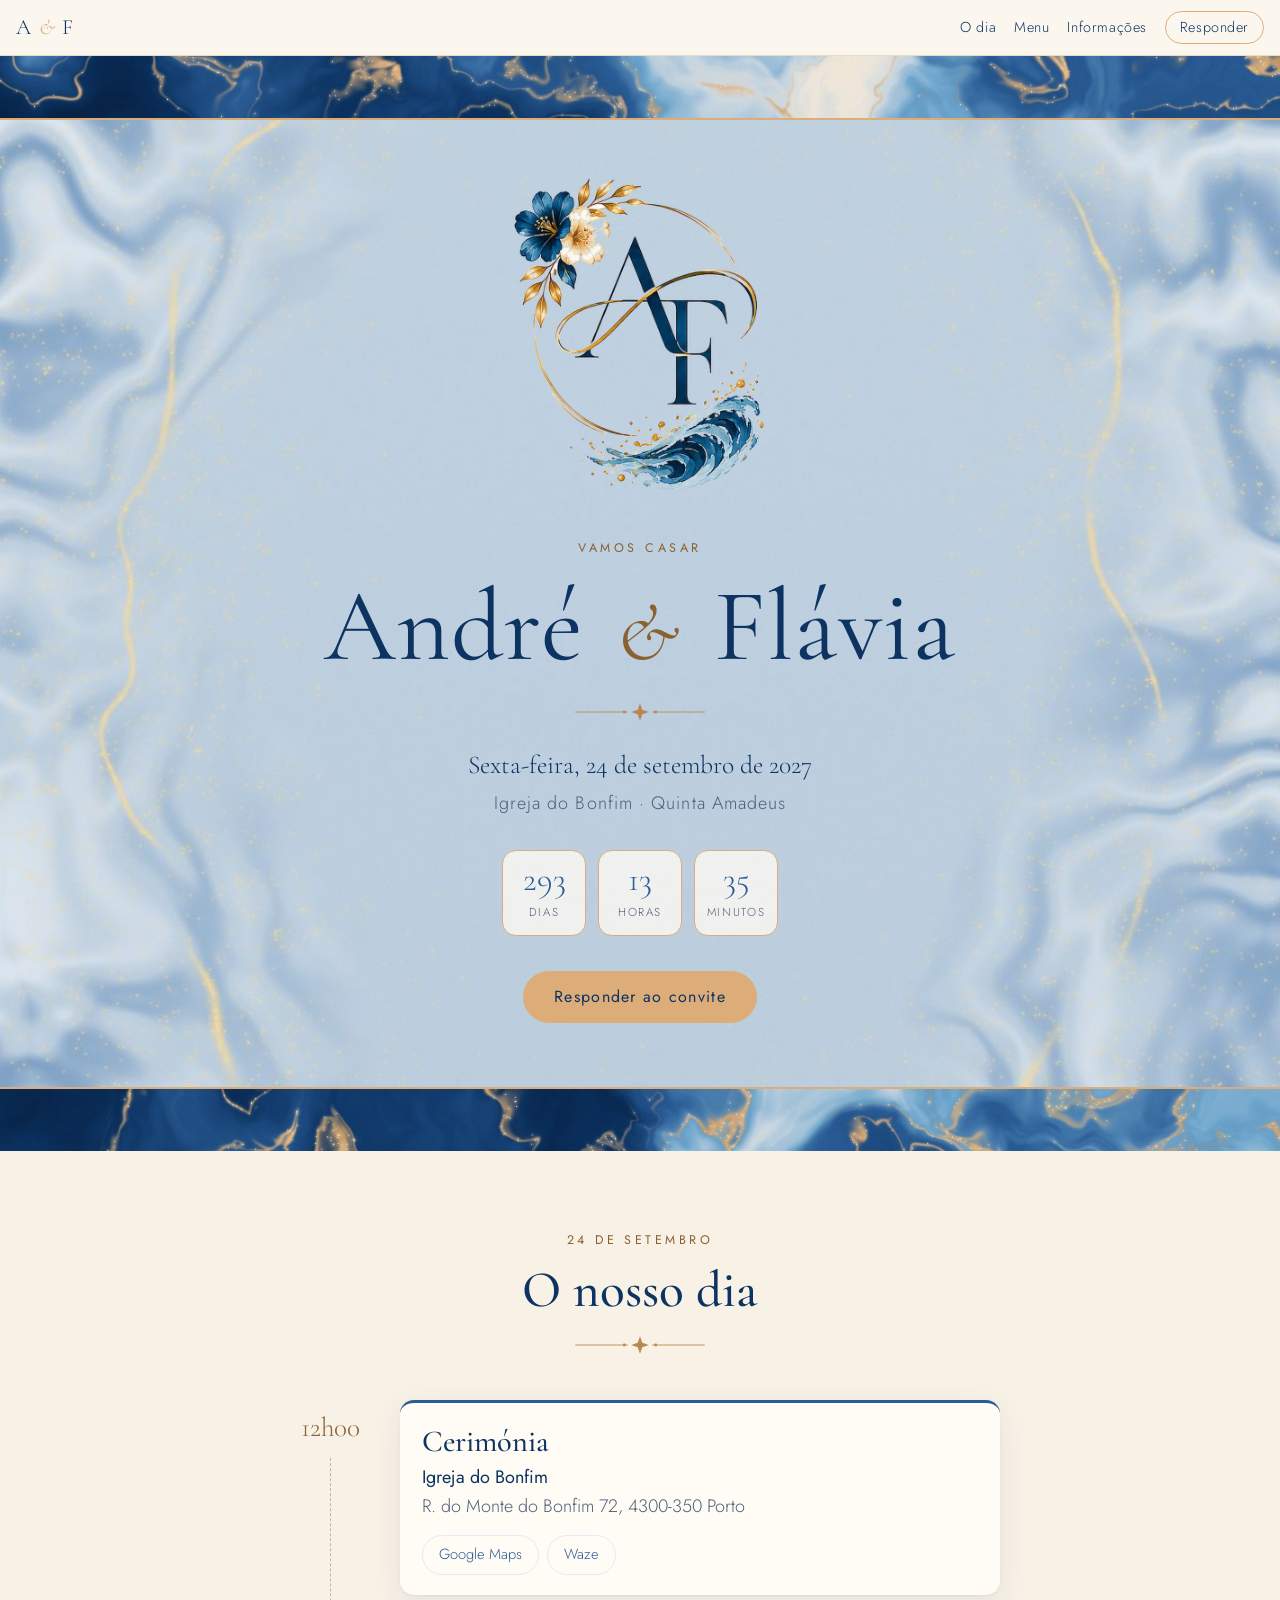
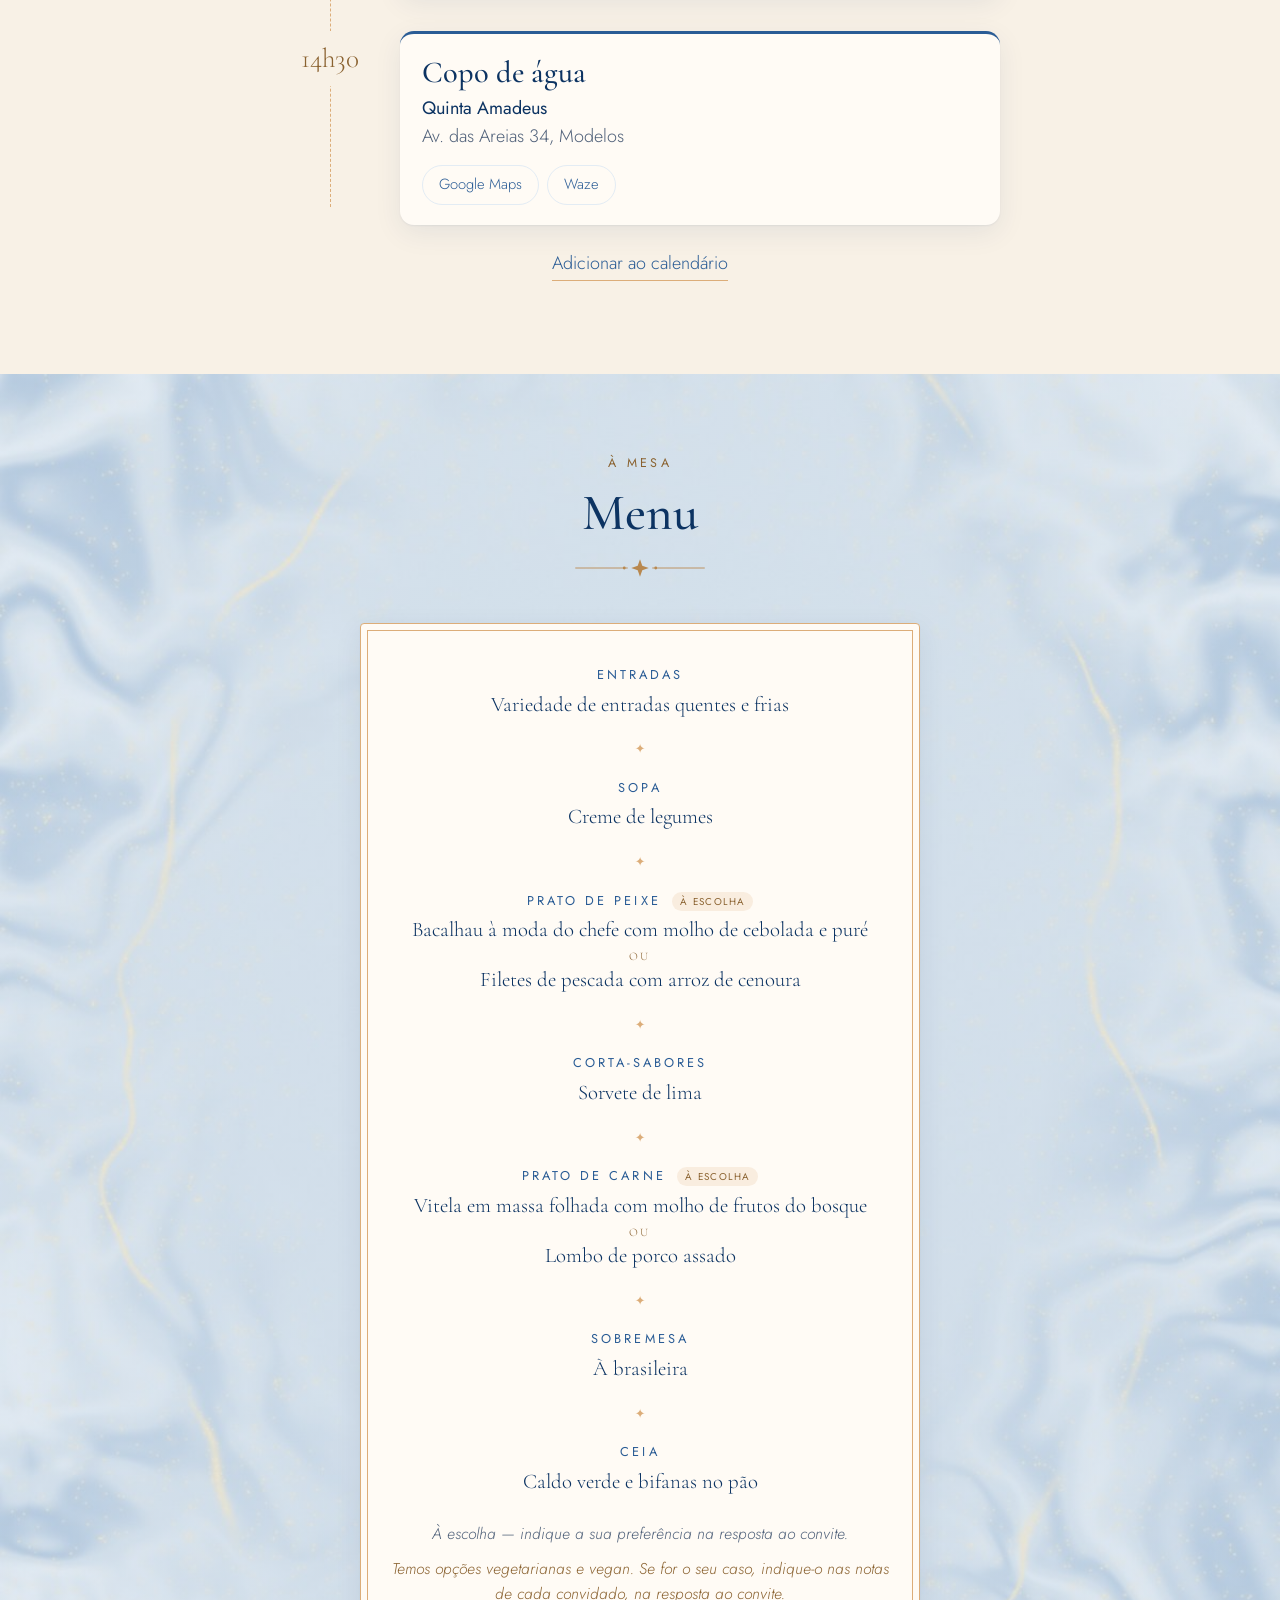
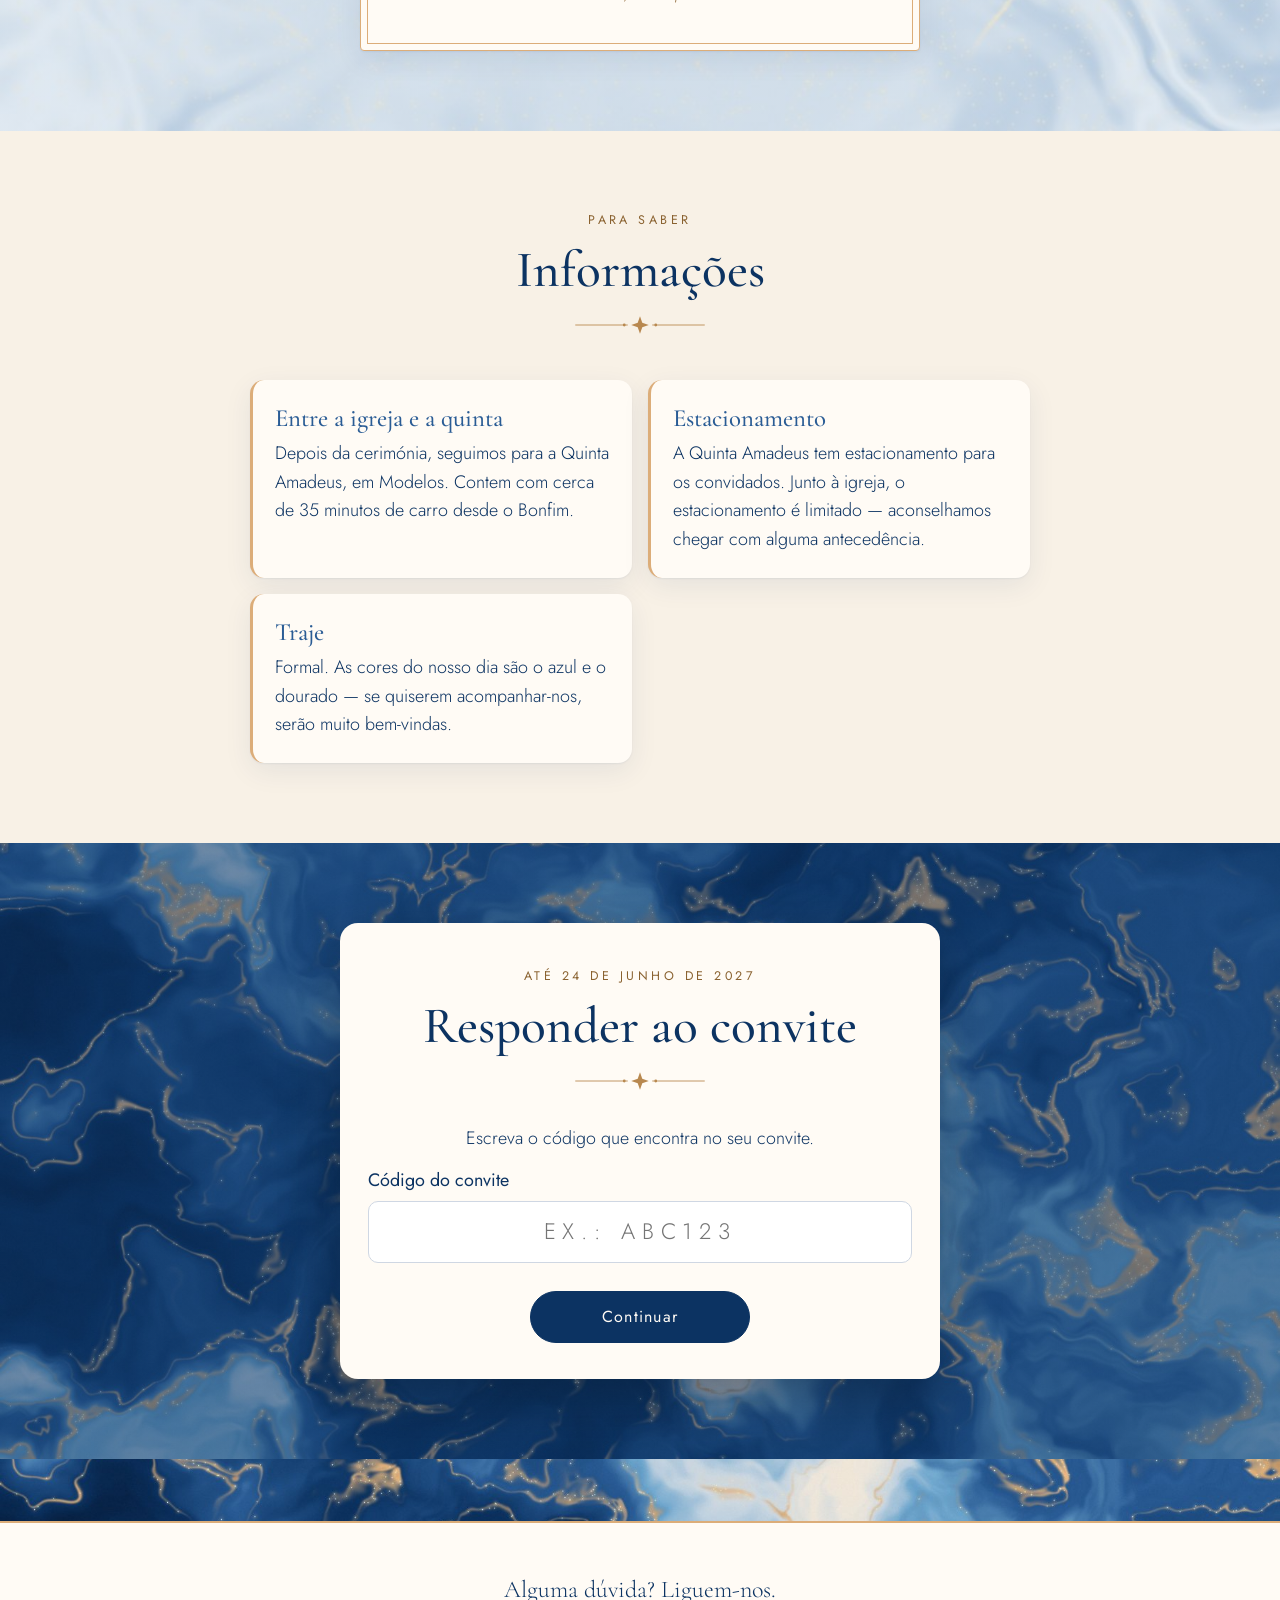
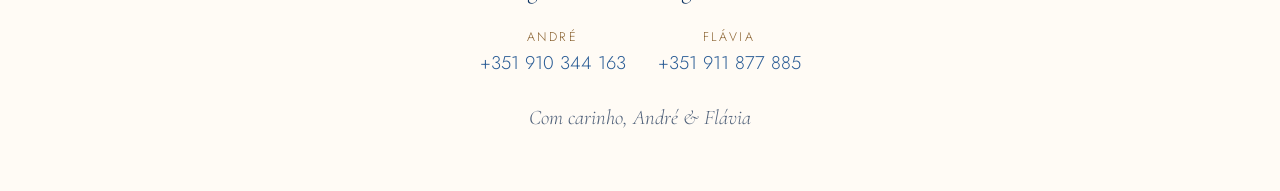
<file: site/index.html>
<!doctype html>
<html lang="pt-PT">
<head>
  <meta charset="utf-8">
  <meta name="viewport" content="width=device-width, initial-scale=1">
  <title>André & Flávia · 24.09.2027</title>
  <meta name="description" content="Casamento de André e Flávia — 24 de setembro de 2027. Toda a informação e a resposta ao convite.">
  <meta name="robots" content="noindex">
  <meta name="theme-color" content="#0C3362">
  <meta property="og:title" content="André & Flávia · 24.09.2027">
  <meta property="og:description" content="Vamos casar! Toda a informação sobre o nosso dia e a resposta ao convite.">
  <meta property="og:type" content="website">
  <meta property="og:url" content="https://andrediegues.github.io/wedding-invitation-platform/">
  <meta property="og:image" content="https://andrediegues.github.io/wedding-invitation-platform/assets/og.jpg">
  <meta property="og:image:width" content="1200">
  <meta property="og:image:height" content="630">
  <meta property="og:image:alt" content="Monograma A F com flores e onda, e o texto André &amp; Flávia, 24 de setembro de 2027">
  <meta property="og:locale" content="pt_PT">
  <meta name="twitter:card" content="summary_large_image">
  <link rel="icon" href="assets/favicon.svg" type="image/svg+xml">
  <link rel="preconnect" href="https://fonts.googleapis.com">
  <link rel="preconnect" href="https://fonts.gstatic.com" crossorigin>
  <link href="https://fonts.googleapis.com/css2?family=Cormorant+Garamond:ital,wght@0,400;0,500;0,600;1,400;1,500&family=Jost:wght@300;400;500&display=swap" rel="stylesheet">
  <link rel="stylesheet" href="styles.css?v=dev">
  <script src="config.js?v=dev"></script>
  <script type="module" src="app.js?v=dev"></script>
</head>
<body>
  <a class="skip" href="#rsvp">Saltar para a resposta ao convite</a>

  <header class="topbar" id="topbar">
    <a class="topbar__mark" href="#top" aria-label="Início">A <span>&amp;</span> F</a>
    <nav aria-label="Secções">
      <a href="#dia">O dia</a>
      <a href="#menu">Menu</a>
      <a href="#info">Informações</a>
      <a href="#rsvp" class="topbar__cta">Responder</a>
    </nav>
  </header>

  <main id="top">
    <section class="hero">
      <div class="frieze" aria-hidden="true"></div>
      <div class="hero__inner">
        <div class="hero__mono" data-monogram></div>
        <p class="hero__greeting" id="greeting" hidden></p>
        <p class="kicker">Vamos casar</p>
        <h1 class="hero__names" id="names">André <span class="amp">&amp;</span> Flávia</h1>
        <div class="sprig-wrap" data-sprig></div>
        <p class="hero__date" id="hero-date"></p>
        <p class="hero__place" id="hero-place"></p>
        <div class="countdown" id="countdown" aria-label="Contagem decrescente"></div>
        <a class="button button--gold" href="#rsvp">Responder ao convite</a>
      </div>
      <div class="frieze frieze--bottom" aria-hidden="true"></div>
    </section>

    <section class="section" id="dia" aria-labelledby="dia-title">
      <div class="section__head">
        <p class="kicker">24 de setembro</p>
        <h2 id="dia-title">O nosso dia</h2>
        <div class="sprig-wrap" data-sprig></div>
      </div>
      <ol class="timeline" id="events"></ol>
      <p class="center"><a class="link-button" id="ics" href="#" download="andre-flavia-casamento.ics">Adicionar ao calendário</a></p>
    </section>

    <section class="section section--tinted" id="menu" aria-labelledby="menu-title">
      <div class="section__head">
        <p class="kicker">À mesa</p>
        <h2 id="menu-title">Menu</h2>
        <div class="sprig-wrap" data-sprig></div>
      </div>
      <div class="menu-card" id="menu-card"></div>
    </section>

    <section class="section" id="info" aria-labelledby="info-title">
      <div class="section__head">
        <p class="kicker">Para saber</p>
        <h2 id="info-title">Informações</h2>
        <div class="sprig-wrap" data-sprig></div>
      </div>
      <div class="info-grid" id="info-grid"></div>
    </section>

    <section class="section section--rsvp" id="rsvp" aria-labelledby="rsvp-title">
      <div class="rsvp-card">
        <div class="section__head">
          <p class="kicker" id="rsvp-kicker"></p>
          <h2 id="rsvp-title">Responder ao convite</h2>
          <div class="sprig-wrap" data-sprig></div>
        </div>
        <div id="rsvp-body" aria-live="polite"></div>
      </div>
    </section>
  </main>

  <footer class="footer">
    <div class="frieze" aria-hidden="true"></div>
    <div class="footer__inner">
      <p class="footer__lead">Alguma dúvida? Liguem-nos.</p>
      <ul class="contacts" id="contacts"></ul>
      <p class="footer__sign">Com carinho, <span id="footer-names">André &amp; Flávia</span></p>
    </div>
  </footer>
</body>
</html>
</file>
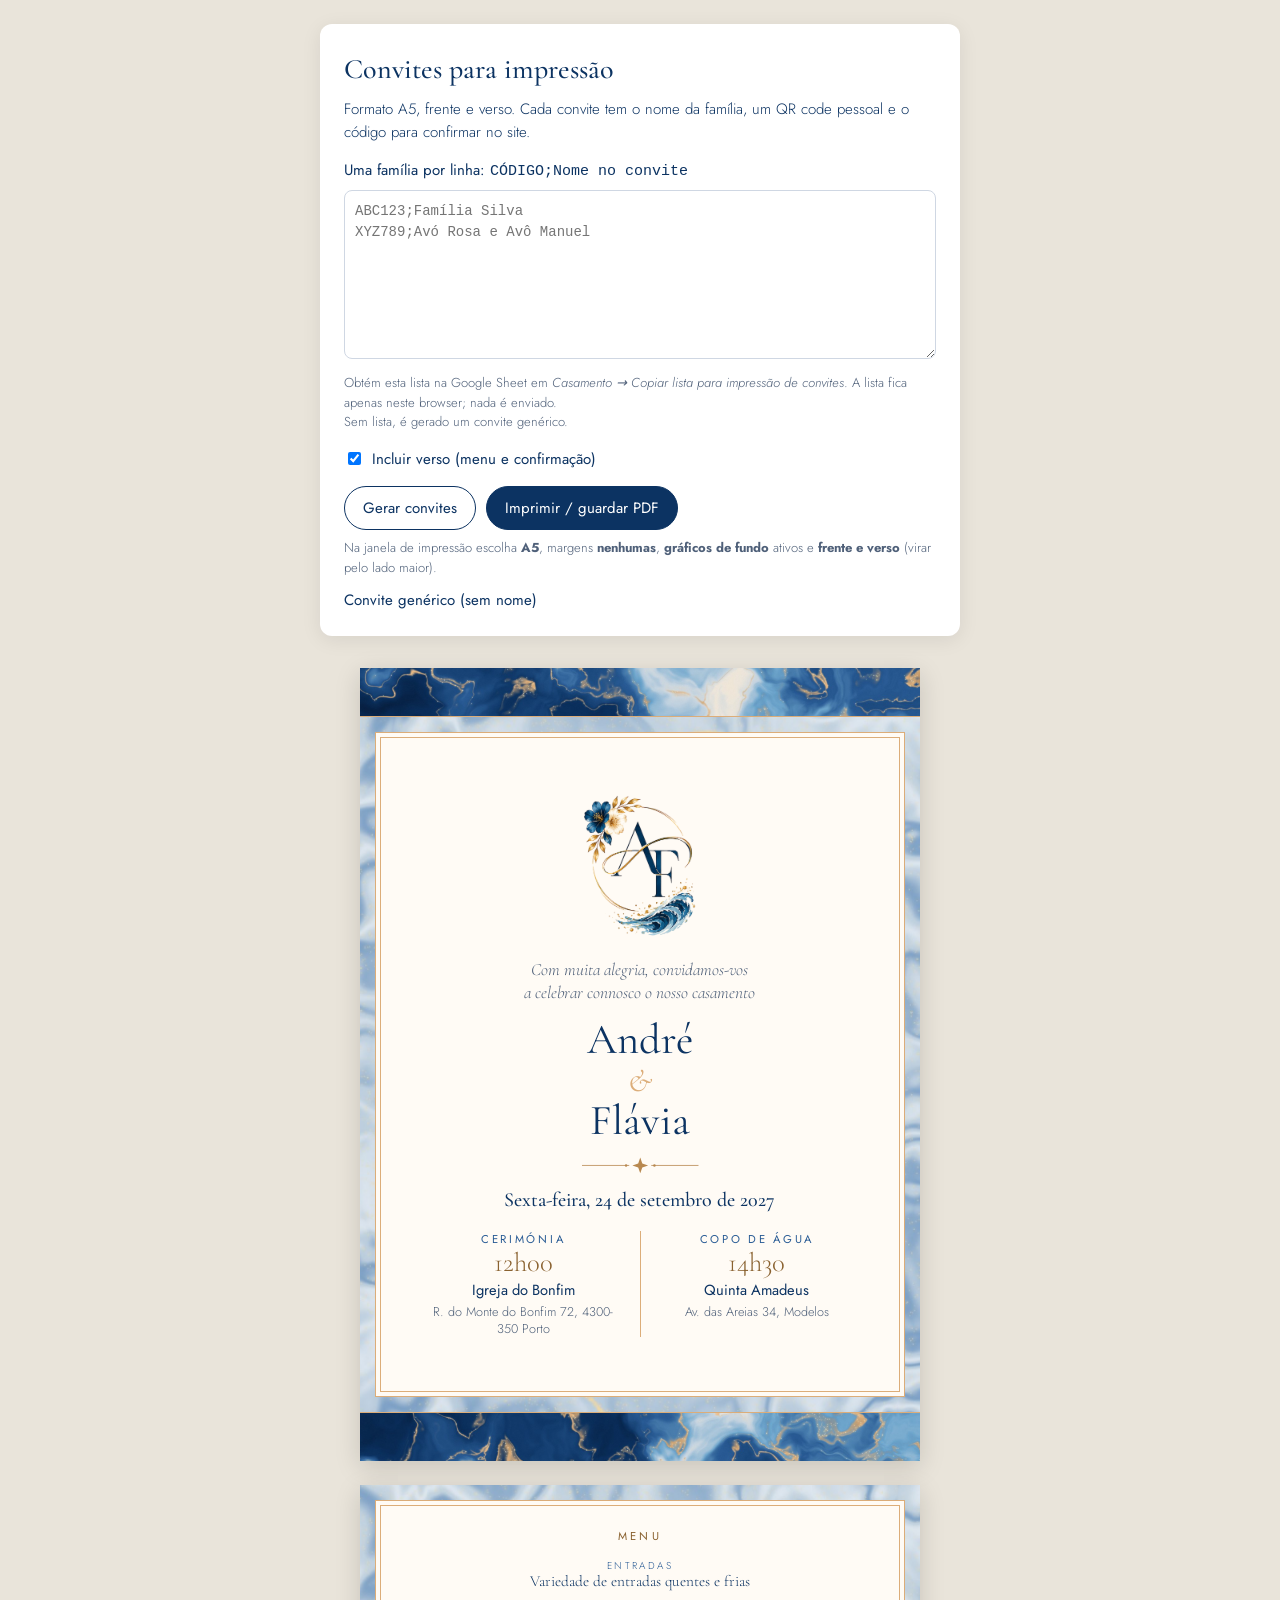
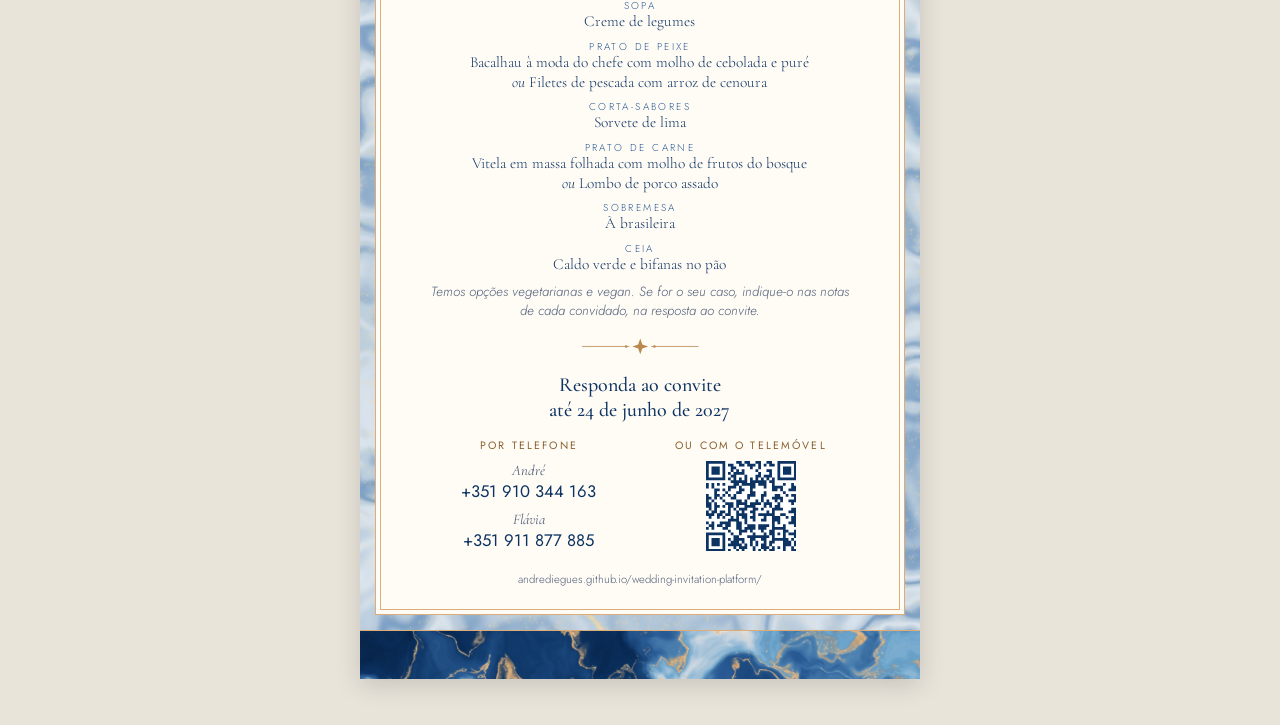
<file: site/invite.html>
<!doctype html>
<html lang="pt-PT">
<head>
  <meta charset="utf-8">
  <meta name="viewport" content="width=device-width, initial-scale=1">
  <title>Convites para impressão</title>
  <meta name="robots" content="noindex">
  <link rel="icon" href="assets/favicon.svg" type="image/svg+xml">
  <link rel="preconnect" href="https://fonts.googleapis.com">
  <link rel="preconnect" href="https://fonts.gstatic.com" crossorigin>
  <link href="https://fonts.googleapis.com/css2?family=Cormorant+Garamond:ital,wght@0,400;0,500;0,600;1,400;1,500&family=Jost:wght@300;400;500&display=swap" rel="stylesheet">
  <link rel="stylesheet" href="invite.css?v=dev">
  <script src="config.js?v=dev"></script>
  <script type="module" src="invite.js?v=dev"></script>
</head>
<body>
  <aside class="panel" aria-label="Opções de impressão">
    <h1>Convites para impressão</h1>
    <p>Formato A5, frente e verso. Cada convite tem o nome da família, um QR code pessoal e o código para confirmar no site.</p>
    <label for="households">Uma família por linha: <code>CÓDIGO;Nome no convite</code></label>
    <textarea id="households" rows="7" spellcheck="false" placeholder="ABC123;Família Silva&#10;XYZ789;Avó Rosa e Avô Manuel"></textarea>
    <p class="panel__hint">Obtém esta lista na Google Sheet em <em>Casamento → Copiar lista para impressão de convites</em>. A lista fica apenas neste browser; nada é enviado.<br>Sem lista, é gerado um convite genérico.</p>
    <label class="panel__check"><input type="checkbox" id="with-back" checked> Incluir verso (menu e confirmação)</label>
    <div class="panel__actions">
      <button type="button" id="generate">Gerar convites</button>
      <button type="button" id="print" class="primary">Imprimir / guardar PDF</button>
    </div>
    <p class="panel__hint">Na janela de impressão escolha <strong>A5</strong>, margens <strong>nenhumas</strong>, <strong>gráficos de fundo</strong> ativos e <strong>frente e verso</strong> (virar pelo lado maior).</p>
    <p class="panel__count" id="count"></p>
  </aside>

  <main id="sheets" class="sheets"></main>
</body>
</html>
</file>
<file: site/styles.css>
/* ------------------------------------------------------------------ tokens */
:root {
  --ink: #0c3362;
  --blue: #2a5c95;
  --blue-soft: #e3ecf4;
  --gold: #dcad79;
  --gold-deep: #8a6230;
  --gold-soft: #eedcc0;
  --cream: #f8f1e6;
  --paper: #fffbf5;
  --muted: #4f6079;
  --danger: #9b2c2c;
  --radius: 14px;
  --serif: "Cormorant Garamond", "Times New Roman", serif;
  --sans: "Jost", system-ui, -apple-system, "Segoe UI", sans-serif;
  --shadow: 0 1px 2px rgba(12, 51, 98, .06), 0 8px 28px rgba(12, 51, 98, .08);
}

*, *::before, *::after { box-sizing: border-box; }

html { scroll-behavior: smooth; scroll-padding-top: 64px; }
@media (prefers-reduced-motion: reduce) { html { scroll-behavior: auto; } }

body {
  margin: 0;
  background: var(--cream);
  color: var(--ink);
  font-family: var(--sans);
  font-weight: 300;
  font-size: 18px;
  line-height: 1.6;
  -webkit-font-smoothing: antialiased;
}

h1, h2, h3 { font-family: var(--serif); font-weight: 500; line-height: 1.15; margin: 0; }
p { margin: 0 0 .75em; }
a { color: var(--blue); }
strong { font-weight: 500; }

.skip { position: absolute; left: -9999px; }
.skip:focus { left: 16px; top: 16px; z-index: 100; background: var(--paper); padding: 8px 12px; }

:focus-visible { outline: 2px solid var(--gold); outline-offset: 3px; }

.center { text-align: center; }

.kicker {
  font-family: var(--sans);
  text-transform: uppercase;
  letter-spacing: .28em;
  font-size: .78rem;
  font-weight: 400;
  color: var(--gold-deep);
  margin-bottom: .6rem;
}

.sprig-wrap { color: #b8884f; display: flex; justify-content: center; margin: .9rem 0 0; }
.sprig { width: 140px; height: 22px; }

/* ------------------------------------------------------------------ top bar */
.topbar {
  position: sticky; top: 0; z-index: 20;
  display: flex; align-items: center; justify-content: space-between;
  gap: 12px;
  padding: 10px 16px;
  background: rgba(251, 247, 239, .92);
  backdrop-filter: blur(8px);
  -webkit-backdrop-filter: blur(8px);
  border-bottom: 1px solid rgba(176, 138, 62, .25);
}
.topbar__mark {
  font-family: var(--serif); font-size: 1.35rem; color: var(--ink);
  text-decoration: none; letter-spacing: .06em; white-space: nowrap;
}
.topbar__mark span { color: var(--gold); font-style: italic; }
.topbar nav { display: flex; align-items: center; gap: 18px; }
.topbar nav a {
  color: var(--ink); text-decoration: none; font-size: .9rem; letter-spacing: .04em;
}
.topbar nav a:hover { color: var(--blue); }
.topbar__cta {
  border: 1px solid var(--gold); border-radius: 999px; padding: 4px 14px;
}
@media (max-width: 560px) {
  .topbar nav a:not(.topbar__cta) { display: none; }
}

/* ------------------------------------------------------------------ azulejo frieze */
.frieze {
  height: 64px;
  background: var(--ink) url("assets/marble.jpg") center / cover;
  border-bottom: 2px solid var(--gold);
}
.frieze--bottom { border-bottom: 0; border-top: 2px solid var(--gold); background-position: center 70%; }

/* ------------------------------------------------------------------ hero */
.hero {
  background: #c3d3e0 url("assets/silk.jpg") center / cover;
  text-align: center;
}
.hero__inner { padding: 48px 16px 64px; max-width: 760px; margin: 0 auto; }
.hero__mono { width: 230px; margin: 0 auto 14px; }
.monogram { display: block; width: 100%; height: auto; overflow: visible; }
@media (min-width: 720px) { .hero__mono { width: 270px; } }
.hero__greeting {
  font-family: var(--serif); font-style: italic; font-size: 1.5rem; color: var(--blue);
  margin-bottom: 1.25rem;
}
.hero__names {
  font-size: clamp(3.2rem, 13vw, 6.4rem);
  font-weight: 400;
  letter-spacing: .01em;
  color: var(--ink);
}
.hero__names .amp { display: block; font-style: italic; color: var(--gold-deep); font-size: .6em; line-height: 1.1; }
@media (min-width: 720px) {
  .hero__names .amp { display: inline; font-size: .8em; padding: 0 .1em; }
}
.hero__date {
  font-family: var(--serif); font-size: 1.6rem; margin: 1.4rem 0 .2rem;
}
.hero__place { color: var(--muted); letter-spacing: .06em; }

.countdown { display: flex; justify-content: center; gap: 12px; margin: 2rem 0 2.2rem; min-height: 86px; }
.countdown > div {
  min-width: 84px; padding: 12px 8px 10px;
  border: 1px solid var(--gold); border-radius: var(--radius);
  background: rgba(255, 251, 245, .78);
}
.countdown span { display: block; font-family: var(--serif); font-size: 2.1rem; line-height: 1; color: var(--blue); }
.countdown small { font-size: .72rem; letter-spacing: .14em; text-transform: uppercase; color: var(--muted); }
.countdown__done { font-family: var(--serif); font-size: 1.6rem; color: var(--blue); }

/* ------------------------------------------------------------------ buttons */
.button {
  display: inline-flex; align-items: center; justify-content: center;
  min-height: 52px; padding: 0 30px;
  border: 1px solid var(--ink); border-radius: 999px;
  background: var(--ink); color: var(--paper);
  font: 400 1rem/1 var(--sans); letter-spacing: .08em;
  text-decoration: none; cursor: pointer;
  transition: background .2s, color .2s, transform .2s;
}
.button:hover { background: var(--blue); border-color: var(--blue); }
.button:disabled { opacity: .6; cursor: progress; }
.button--gold { background: var(--gold); border-color: var(--gold); color: var(--ink); }
.button--gold:hover { background: #cf9b62; border-color: #cf9b62; }
.button--ghost { background: transparent; color: var(--ink); }
.button--ghost:hover { background: var(--ink); color: var(--paper); }

.link-button {
  display: inline-block; margin-top: 1.5rem; color: var(--blue);
  text-decoration: none; border-bottom: 1px solid var(--gold); padding-bottom: 2px;
}
.text-button {
  background: none; border: 0; padding: 4px; color: var(--muted); font: inherit;
  text-decoration: underline; cursor: pointer;
}

.chip {
  display: inline-flex; align-items: center; min-height: 40px; padding: 0 16px;
  border: 1px solid var(--blue-soft); border-radius: 999px; background: var(--paper);
  color: var(--blue); text-decoration: none; font-size: .92rem;
}
.chip:hover { border-color: var(--blue); }

/* ------------------------------------------------------------------ sections */
.section { padding: 80px 16px; }
.section--tinted {
  background:
    linear-gradient(rgba(227, 236, 244, .55), rgba(227, 236, 244, .55)),
    #c3d3e0 url("assets/silk.jpg") center / cover;
}
.section__head { text-align: center; margin-bottom: 2.75rem; }
.section__head h2 { font-size: clamp(2.3rem, 7vw, 3.2rem); }

/* timeline */
.timeline { list-style: none; padding: 0; margin: 0 auto; max-width: 720px; position: relative; }
.timeline::before {
  content: ""; position: absolute; left: 50px; top: 18px; bottom: 18px;
  border-left: 1px dashed var(--gold);
}
.event { display: grid; grid-template-columns: 100px 1fr; gap: 20px; position: relative; padding-bottom: 2.25rem; }
.event:last-child { padding-bottom: 0; }
.event__time {
  position: relative; z-index: 1;
  align-self: start; justify-self: center;
  background: var(--cream); padding: 6px 0;
  font-family: var(--serif); font-size: 1.7rem; color: var(--gold-deep);
}
.event__body {
  background: var(--paper); border-radius: var(--radius); padding: 22px 22px 20px;
  box-shadow: var(--shadow); border-top: 3px solid var(--blue);
}
.event__body h3 { font-size: 1.9rem; }
.event__venue { font-weight: 400; margin: .2rem 0 0; }
.event__address { color: var(--muted); }
.event__links { display: flex; flex-wrap: wrap; gap: 8px; margin-top: .75rem; }
@media (max-width: 520px) {
  .timeline::before { left: 34px; }
  .event { grid-template-columns: 68px 1fr; gap: 12px; }
  .event__time { font-size: 1.35rem; }
  .event__body { padding: 18px 16px; }
}

/* menu */
.menu-card {
  max-width: 560px; margin: 0 auto; text-align: center;
  background: var(--paper);
  padding: 44px 28px;
  border: 1px solid var(--gold);
  outline: 1px solid var(--gold); outline-offset: -8px;
  border-radius: 4px;
  box-shadow: var(--shadow);
}
.badge {
  display: inline-block; font-size: .8rem; letter-spacing: .04em; color: var(--gold-deep);
  background: rgba(176, 138, 62, .1); border-radius: 999px; padding: 4px 14px; margin-bottom: 1.75rem;
}
.course h3 {
  font-family: var(--sans); font-weight: 400; text-transform: uppercase;
  letter-spacing: .24em; font-size: .8rem; color: var(--blue); margin-bottom: .5rem;
}
.course p { font-family: var(--serif); font-size: 1.3rem; line-height: 1.35; margin-bottom: .3rem; }
.course__sep { display: block; color: var(--gold); font-size: .8rem; margin: 1.3rem 0; }

/* info */
.info-grid {
  display: grid; gap: 16px; max-width: 780px; margin: 0 auto;
  grid-template-columns: repeat(auto-fit, minmax(280px, 1fr));
}
.info-card {
  background: var(--paper); border-radius: var(--radius); padding: 24px 22px;
  box-shadow: var(--shadow); border-left: 3px solid var(--gold);
}
.info-card h3 { font-size: 1.55rem; margin-bottom: .4rem; color: var(--blue); }
.info-card p { margin: 0; }

/* ------------------------------------------------------------------ RSVP */
.section--rsvp {
  background:
    linear-gradient(rgba(12, 51, 98, .45), rgba(12, 51, 98, .45)),
    var(--ink) url("assets/marble.jpg") center / cover;
}
.rsvp-card {
  max-width: 600px; margin: 0 auto; background: var(--paper);
  border-radius: 18px; padding: 44px 28px 36px;
  box-shadow: 0 20px 60px rgba(0, 0, 0, .25);
}
.rsvp-card .section__head { margin-bottom: 2rem; }
.lead { font-size: 1.12rem; text-align: center; }

.field { display: block; margin-bottom: 1.25rem; }
.field__label { display: block; font-weight: 400; margin-bottom: .4rem; }
.field__label em { font-style: normal; color: var(--muted); font-weight: 300; }
input, select, textarea {
  width: 100%; font: inherit; font-size: 1.05rem; color: var(--ink);
  background: #fff; border: 1px solid #cfd7e3; border-radius: 10px;
  padding: 12px 14px; min-height: 52px;
}
textarea { resize: vertical; }
input:focus, select:focus, textarea:focus { outline: none; border-color: var(--blue); box-shadow: 0 0 0 3px var(--blue-soft); }
#code-input { text-align: center; letter-spacing: .3em; font-size: 1.4rem; text-transform: uppercase; }

.code-form, .rsvp-form { display: flex; flex-direction: column; }
.code-form .button, .rsvp-form .button { align-self: center; margin-top: .5rem; min-width: 220px; }

.choice { border: 0; padding: 0; margin: .5rem 0 1.5rem; }
.choice legend { margin-bottom: .6rem; }
.choice__option { display: block; margin-bottom: .6rem; cursor: pointer; }
.choice__option input { position: absolute; opacity: 0; width: 1px; height: 1px; }
.choice__option span {
  display: flex; align-items: center; gap: 12px;
  min-height: 56px; padding: 0 18px;
  border: 1px solid #cfd7e3; border-radius: 12px; background: #fff;
  font-size: 1.08rem;
}
.choice__option span::before {
  content: ""; flex: none; width: 22px; height: 22px; border-radius: 50%;
  border: 1.5px solid var(--muted); background: #fff;
}
.choice__option input:checked + span { border-color: var(--blue); background: var(--blue-soft); }
.choice__option input:checked + span::before { border-color: var(--blue); box-shadow: inset 0 0 0 5px #fff; background: var(--blue); }
.choice__option input:focus-visible + span { outline: 2px solid var(--gold); outline-offset: 2px; }

.notice {
  background: rgba(176, 138, 62, .12); border-left: 3px solid var(--gold);
  padding: 12px 14px; border-radius: 6px; font-size: .98rem;
}
.form-error { color: var(--danger); text-align: center; }
.hint { text-align: center; color: var(--muted); font-size: .92rem; margin-top: 1rem; }
.loading { text-align: center; color: var(--muted); font-style: italic; }

.summary { text-align: center; }
.summary__title { font-family: var(--serif); font-size: 2rem; color: var(--blue); margin-bottom: .5rem; }
.summary__line { margin: .3rem 0; }
.summary__line span {
  display: block; font-size: .75rem; letter-spacing: .2em; text-transform: uppercase; color: var(--gold-deep);
}
.summary .button { margin-top: 1.5rem; }

/* ------------------------------------------------------------------ footer */
.footer { background: var(--paper); text-align: center; }
.footer__inner { padding: 48px 16px 56px; }
.footer__lead { font-family: var(--serif); font-size: 1.5rem; }
.contacts { list-style: none; padding: 0; margin: 0 0 1.5rem; display: flex; justify-content: center; flex-wrap: wrap; gap: 8px 32px; }
.contacts li span { display: block; font-size: .78rem; letter-spacing: .2em; text-transform: uppercase; color: var(--gold-deep); }
.contacts a { font-size: 1.15rem; text-decoration: none; }
.footer__sign { font-family: var(--serif); font-style: italic; font-size: 1.3rem; color: var(--muted); margin: 0; }

/* ------------------------------------------------------------------ meal choices & allergies */
.course__choice {
  font-family: var(--sans); font-style: normal; font-size: .62rem; letter-spacing: .14em;
  color: var(--gold-deep); background: rgba(220, 173, 121, .18); border-radius: 999px; padding: 2px 8px; margin-left: 4px;
}
.course__or { font-family: var(--sans); font-size: .72rem !important; letter-spacing: .2em; text-transform: uppercase; color: var(--gold-deep); margin: .1rem 0 !important; }
.menu-note { margin: 1.6rem 0 0; font-style: italic; color: var(--muted); font-size: .98rem; }

.hint--left { text-align: left; margin: 0 0 1rem; }
.guest {
  border: 1px solid var(--gold-soft); border-radius: 12px; background: var(--cream);
  padding: 14px 16px 2px; margin: 0 0 16px;
}
.guest legend {
  font-family: var(--serif); font-size: 1.25rem; color: var(--ink); padding: 0 6px;
}
.guest .field { margin-bottom: 1rem; }
@media (min-width: 560px) {
  .guest { display: grid; grid-template-columns: 1fr 1fr; gap: 0 14px; }
  .guest > legend { grid-column: 1 / -1; }
  .guest > .field:first-of-type, .guest > .field:last-of-type { grid-column: 1 / -1; }
}

.guest-summary { list-style: none; padding: 0; margin: 1rem 0 0; display: grid; gap: 10px; text-align: left; }
.guest-summary li {
  border: 1px solid var(--gold-soft); border-radius: 10px; padding: 10px 14px; background: var(--cream);
  display: flex; flex-direction: column; gap: 2px;
}
.guest-summary strong { font-weight: 500; }
.guest-summary span { color: var(--muted); font-size: .95rem; }
.guest-summary__allergy { color: var(--gold-deep) !important; }
.menu-note--diet { margin-top: .6rem; color: var(--gold-deep); }
.summary__by { color: var(--muted); font-style: italic; margin: -.2rem 0 .8rem; }
</file>
<file: site/invite.css>
:root {
  --ink: #0c3362;
  --blue: #2a5c95;
  --gold: #dcad79;
  --gold-deep: #8a6230;
  --paper: #fffbf5;
  --muted: #4f6079;
  --serif: "Cormorant Garamond", "Times New Roman", serif;
  --sans: "Jost", system-ui, -apple-system, "Segoe UI", sans-serif;
}

* { box-sizing: border-box; }
body {
  margin: 0; background: #e9e4da; color: var(--ink);
  font-family: var(--sans); font-weight: 300;
  -webkit-print-color-adjust: exact; print-color-adjust: exact;
}
p { margin: 0; }

/* ------------------------------------------------------------------ control panel (screen only) */
.panel {
  max-width: 640px; margin: 24px auto; padding: 24px; background: #fff;
  border-radius: 12px; box-shadow: 0 4px 20px rgba(0,0,0,.08); font-size: 15px; line-height: 1.5;
}
.panel h1 { font-family: var(--serif); font-weight: 500; font-size: 28px; margin: 0 0 8px; }
.panel label { display: block; margin: 16px 0 6px; font-weight: 400; }
.panel textarea {
  width: 100%; font: 14px/1.5 ui-monospace, Menlo, monospace; padding: 10px;
  border: 1px solid #cfd7e3; border-radius: 8px;
}
.panel__hint { color: var(--muted); font-size: 13px; margin-top: 8px; }
.panel__check { display: flex !important; gap: 8px; align-items: center; }
.panel__actions { display: flex; flex-wrap: wrap; gap: 10px; margin-top: 16px; }
.panel button {
  font: 400 15px var(--sans); padding: 10px 18px; border-radius: 999px; cursor: pointer;
  border: 1px solid var(--ink); background: #fff; color: var(--ink);
}
.panel button.primary { background: var(--ink); color: #fff; }
.panel__count { margin-top: 12px; font-weight: 400; }

.sheets { display: flex; flex-direction: column; align-items: center; gap: 24px; padding: 8px 16px 48px; }

/* ------------------------------------------------------------------ A5 sheet */
.sheet {
  width: 148mm; height: 210mm; flex: none;
  background: #c3d3e0 url("assets/silk.jpg") center / cover;
  position: relative; overflow: hidden;
  display: flex; flex-direction: column;
  box-shadow: 0 6px 24px rgba(0,0,0,.15);
}
.band {
  height: 13mm; flex: none;
  background: var(--ink) url("assets/marble.jpg") center / cover;
  border-bottom: .5mm solid var(--gold);
}
.band--bottom { border-bottom: 0; border-top: .5mm solid var(--gold); background-position: center 70%; }

.sheet__body {
  flex: 1; display: flex; flex-direction: column; align-items: center; justify-content: center;
  text-align: center; padding: 6mm 13mm;
  margin: 4mm; border: .25mm solid var(--gold); outline: .25mm solid var(--gold); outline-offset: -1.6mm;
  background: #fffbf5;
}

.kicker {
  font-size: 8.5pt; letter-spacing: .3em; text-transform: uppercase; color: var(--gold-deep); font-weight: 400;
  margin-bottom: 4mm;
}
.sprig-wrap { color: var(--gold); margin: 3.5mm 0; }
.sprig { width: 34mm; height: 5mm; display: block; }

/* front */
.intro { font-family: var(--serif); font-style: italic; font-size: 13pt; color: var(--muted); line-height: 1.3; }
.guest { font-family: var(--serif); font-size: 19pt; font-weight: 500; color: var(--blue); margin: 1.5mm 0; line-height: 1.15; }
.names {
  font-family: var(--serif); font-weight: 400; font-size: 38pt; line-height: 1; margin: 7mm 0 0; color: var(--ink);
}
.names .amp { display: block; font-style: italic; color: var(--gold); font-size: 24pt; line-height: 1.2; }
.date { font-family: var(--serif); font-size: 15pt; font-weight: 500; }

.events { display: grid; grid-template-columns: 1fr auto 1fr; gap: 5mm; margin-top: 7mm; width: 100%; }
.events__rule { width: .25mm; background: var(--gold); }
.ev__title { font-size: 8.5pt; letter-spacing: .24em; text-transform: uppercase; color: var(--blue); font-weight: 400; }
.ev__time { font-family: var(--serif); font-size: 20pt; color: var(--gold-deep); line-height: 1.2; }
.ev__venue { font-size: 11pt; font-weight: 400; }
.ev__address { font-size: 9.5pt; color: var(--muted); line-height: 1.35; margin-top: .8mm; }

/* back */
.sheet--back .sheet__body { justify-content: space-evenly; }
.menu .course { font-family: var(--serif); font-size: 11.5pt; line-height: 1.3; margin-bottom: 2mm; }
.menu .course span {
  display: block; font-family: var(--sans); font-size: 7.5pt; letter-spacing: .24em; text-transform: uppercase; color: var(--blue);
}
.rsvp { width: 100%; }
.rsvp__title { font-family: var(--serif); font-size: 15pt; font-weight: 500; line-height: 1.25; margin-bottom: 4mm; }
.rsvp__grid { display: grid; grid-template-columns: 1fr 1fr; gap: 4mm; align-items: start; }
.rsvp__how { font-size: 8pt; letter-spacing: .2em; text-transform: uppercase; color: var(--gold-deep); margin-bottom: 2mm; font-weight: 400; }
.phone { font-size: 12.5pt; font-weight: 400; margin-bottom: 2mm; }
.phone span { display: block; font-family: var(--serif); font-style: italic; font-size: 11pt; font-weight: 400; color: var(--muted); }
.qr { width: 24mm; height: 24mm; margin: 0 auto; }
.qr svg { width: 100%; height: 100%; display: block; }
.qr svg path, .qr svg rect[fill="black"] { fill: var(--ink); }
.code { font-size: 10pt; margin-top: 2mm; }
.code strong { font-weight: 500; letter-spacing: .15em; }
.site { font-size: 8.5pt; color: var(--muted); margin-top: 3mm; }

/* ------------------------------------------------------------------ print */
@page { size: A5 portrait; margin: 0; }
@media print {
  body { background: none; }
  .panel { display: none; }
  .sheets { display: block; padding: 0; }
  .sheet { box-shadow: none; break-after: page; page-break-after: always; }
  .sheet:last-child { break-after: auto; page-break-after: auto; }
}

.mono { width: 32mm; margin-bottom: 2mm; }
.monogram { display: block; width: 100%; height: auto; overflow: visible; }
.sheet--front .names { margin-top: 4mm; font-size: 32pt; }
.sheet--front .events { margin-top: 5mm; }
.sprig-wrap { color: #b8884f; }
.qr svg path, .qr svg rect[fill="black"] { fill: var(--ink); }
.diet-note { font-style: italic; font-size: 10pt; color: var(--muted); margin-top: 1.5mm; }
</file>
